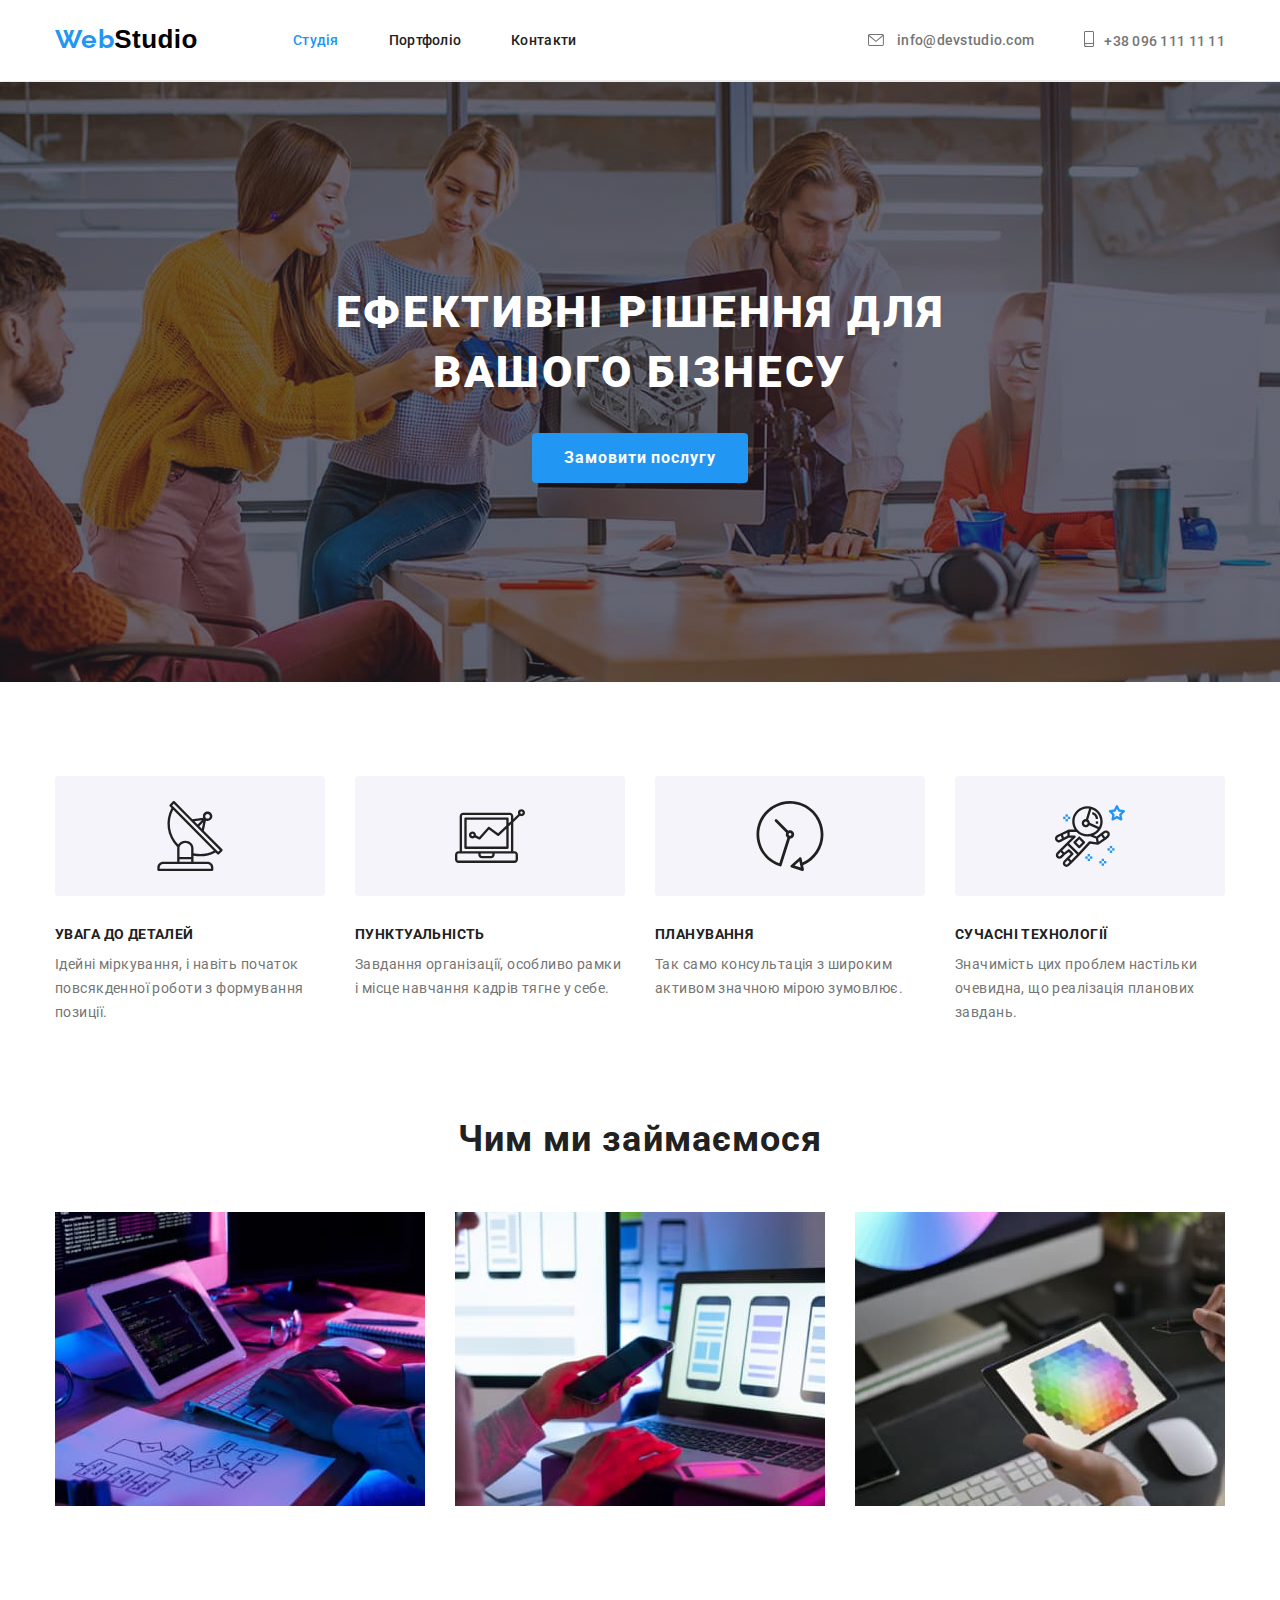
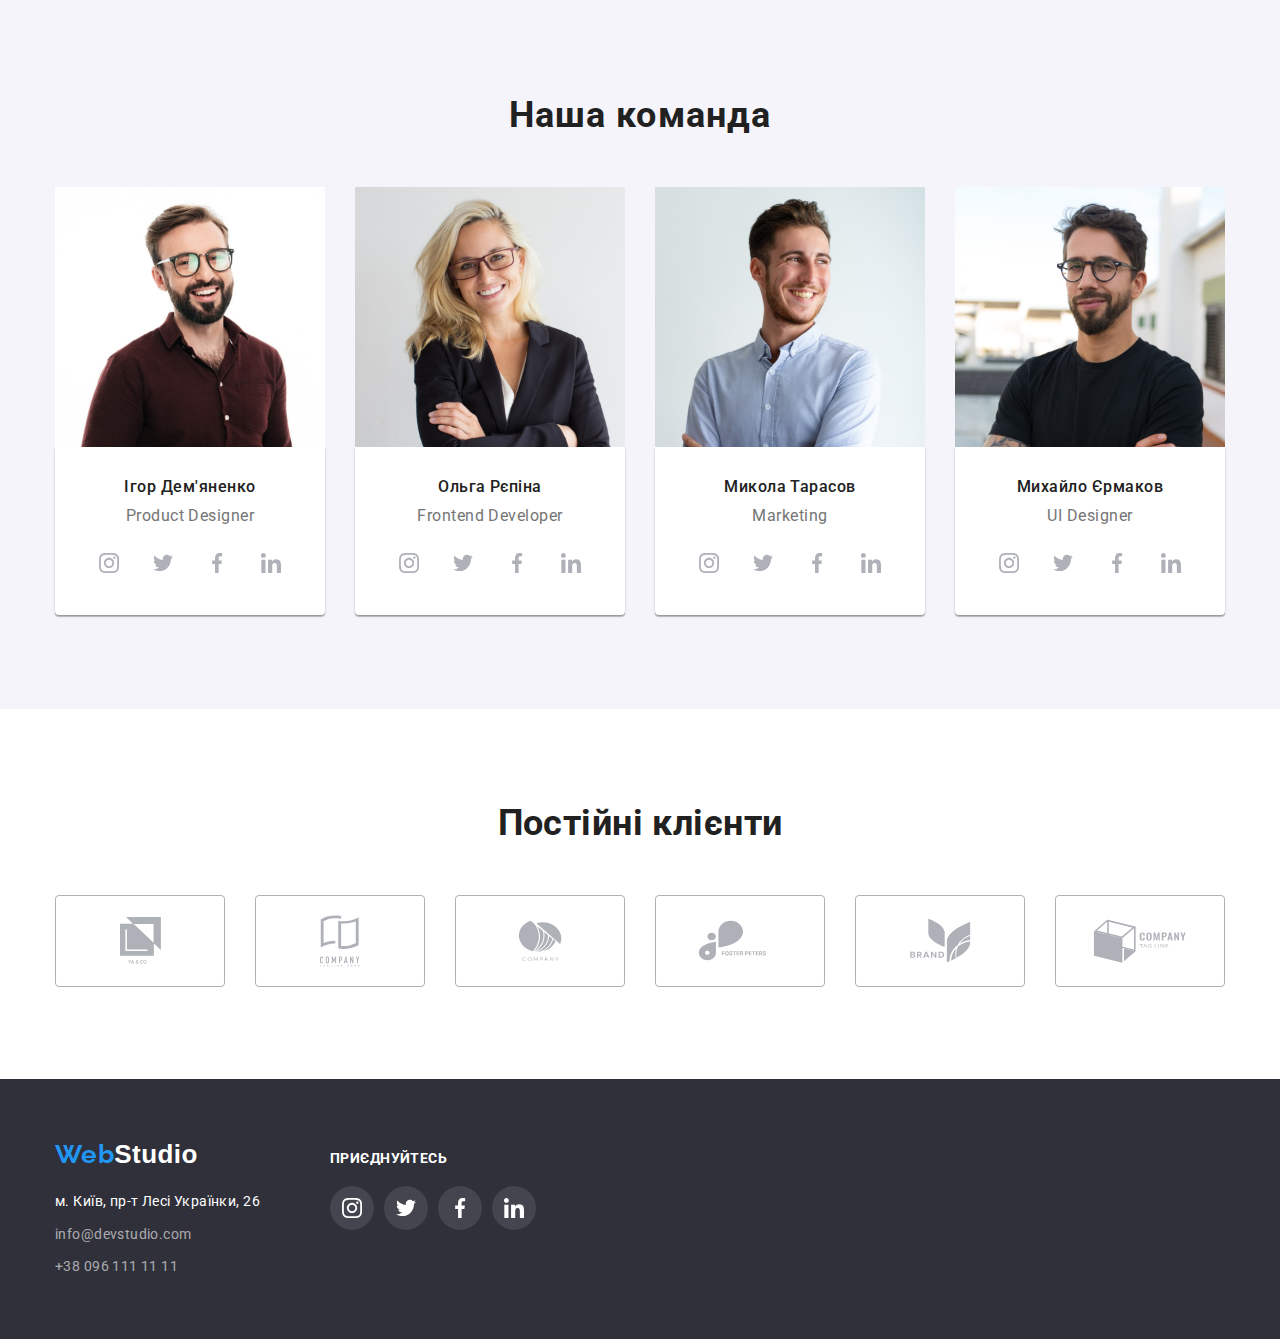
<file: index.html>
<!DOCTYPE html>
<html lang="uk">
  <head>
    <meta charset="UTF-8" />
    <meta http-equiv="X-UA-Compatible" content="IE=edge" />
    <meta name="viewport" content="width=device-width, initial-scale=1.0" />
    <title>Document</title>
    <link rel="preconnect" href="https://fonts.googleapis.com" />
    <link rel="preconnect" href="https://fonts.gstatic.com" crossorigin />
    <link
      href="https://fonts.googleapis.com/css2?family=Raleway:wght@700&family=Roboto:wght@400;500;700;900&display=swap"
      rel="stylesheet"
    />
    <link
      rel="stylesheet"
      href="https://cdnjs.cloudflare.com/ajax/libs/modern-normalize/1.1.0/modern-normalize.min.css"
    />

    <link rel="stylesheet" href="./CSS/styles.css" />
  </head>
  <body>
    <header class="page-header">
      <div class="container header">
        <nav class="main-nav">
          <a href="/" class="logo"><span class="half-logo">Web</span>Studio</a>

          <ul class="site-nav list">
            <li class="item">
              <a href="" class="site-nav-link current">Студія</a>
            </li>
            <li class="item">
              <a href="./portfolio.html" class="site-nav-portfolio"
                >Портфоліо</a
              >
            </li>
            <li class="item">
              <a href="" class="site-nav-contacts">Контакти</a>
            </li>
          </ul>
        </nav>
        <ul class="info-link list">
          <li class="element">
            <a href="mailto:info@devstudio.com"
              ><span class="info-link-icon"
                ><svg class="icon" width="16" height="12">
                  <use href=".//images/symbol-defs.svg#icon-email"></use></svg
              ></span>
              info@devstudio.com</a
            >
          </li>
          <li>
            <a href="tel:+380961111111"
              ><span class="info-link-icon"
                ><svg class="icon" width="10" height="16">
                  <use href=".//images/symbol-defs.svg#icon-smartphone"></use>
                </svg> </span
              >+38 096 111 11 11</a
            >
          </li>
        </ul>
      </div>
    </header>

    <main>
      <section class="hero">
        <div class="overlay">
          <h1 class="hero-headline">Ефективні рішення для вашого бізнесу</h1>
          <button type="button" class="main-button">Замовити послугу</button>
        </div>
      </section>

      <section class="main-ideas">
        <div class="container">
          <h2 class="visually-hidden">Особливості</h2>

          <ul class="features list">
            <li class="features-items">
              <h3 class="small-headings">УВАГА ДО ДЕТАЛЕЙ</h3>
              <p class="description">
                Ідейні міркування, і навіть початок повсякденної роботи з
                формування позиції.
              </p>
            </li>
            <li class="features-items">
              <h3 class="small-headings">ПУНКТУАЛЬНІСТЬ</h3>
              <p class="description">
                Завдання організації, особливо рамки і місце навчання кадрів
                тягне у себе.
              </p>
            </li>
            <li class="features-items">
              <h3 class="small-headings">ПЛАНУВАННЯ</h3>
              <p class="description">
                Так само консультація з широким активом значною мірою зумовлює.
              </p>
            </li>
            <li class="features-items">
              <h3 class="small-headings">СУЧАСНІ ТЕХНОЛОГІЇ</h3>
              <p class="description">
                Значимість цих проблем настільки очевидна, що реалізація
                планових завдань.
              </p>
            </li>
          </ul>
        </div>
      </section>

      <section class="section">
        <div class="container">
          <h2 class="section-headings">Чим ми займаємося</h2>
          <ul class="section-images list">
            <li>
              <img
                src="./images/code_typing.jpg"
                alt="набір коду"
                width="370"
                class=""
              />
            </li>
            <li>
              <img
                src="./images/phone_check.jpg"
                width="370"
                class=""
                alt="перевірка смартфону"
              />
            </li>
            <li>
              <img
                src="./images/choosing_color.jpg"
                width="370"
                alt="вибір кольору"
                class=""
              />
            </li>
          </ul>
        </div>
      </section>

      <section class="section-team">
        <div class="container">
          <h2 class="section-headings bottom">Наша команда</h2>

          <ul class="team list">
            <li class="team-members">
              <img
                src="./images/product_designer.jpg"
                width="270"
                alt="фото Ігоря"
                class="team-photo"
              />
              <div class="team-item">
                <h3 class="team-names">Ігор Дем'яненко</h3>
                <p class="team-positions" lang="en">Product Designer</p>
                <ul class="team-social list">
                  <li>
                    <a class="social-links" href="">
                      <svg class="icon" width="20" height="20">
                        <use
                          href=".//images/symbol-defs.svg#icon-instagram"
                        ></use>
                      </svg>
                    </a>
                  </li>
                  <li class="">
                    <a class="social-links" href="">
                      <svg class="icon" width="20" height="20">
                        <use
                          href=".//images/symbol-defs.svg#icon-twitter"
                        ></use>
                      </svg>
                    </a>
                  </li>
                  <li class="">
                    <a class="social-links" href="">
                      <svg class="icon" width="20" height="20">
                        <use
                          href=".//images/symbol-defs.svg#icon-facebook"
                        ></use>
                      </svg>
                    </a>
                  </li>
                  <li class="">
                    <a class="social-links" href="">
                      <svg class="icon" width="20" height="20">
                        <use
                          href=".//images/symbol-defs.svg#icon-linkedin"
                        ></use>
                      </svg>
                    </a>
                  </li>
                </ul>
              </div>
            </li>
            <li class="team-members">
              <img
                src="./images/frontend_developer.jpg"
                width="270"
                alt="фото Ольги"
                class="team-photo"
              />
              <div class="team-item">
                <h3 class="team-names">Ольга Рєпіна</h3>
                <p class="team-positions" lang="en">Frontend Developer</p>

                <ul class="team-social list">
                  <li>
                    <a class="social-links" href="">
                      <svg class="icon" width="20" height="20">
                        <use
                          href=".//images/symbol-defs.svg#icon-instagram"
                        ></use>
                      </svg>
                    </a>
                  </li>
                  <li class="">
                    <a class="social-links" href="">
                      <svg class="icon" width="20" height="20">
                        <use
                          href=".//images/symbol-defs.svg#icon-twitter"
                        ></use>
                      </svg>
                    </a>
                  </li>
                  <li class="">
                    <a class="social-links" href="">
                      <svg class="icon" width="20" height="20">
                        <use
                          href=".//images/symbol-defs.svg#icon-facebook"
                        ></use>
                      </svg>
                    </a>
                  </li>
                  <li class="">
                    <a class="social-links" href="">
                      <svg class="icon" width="20" height="20">
                        <use
                          href=".//images/symbol-defs.svg#icon-linkedin"
                        ></use>
                      </svg>
                    </a>
                  </li>
                </ul>
              </div>
            </li>

            <li class="team-members">
              <img
                src="./images/marketing.jpg"
                width="270"
                alt="фото Миколи"
                class="team-photo"
              />
              <div class="team-item">
                <h3 class="team-names">Микола Тарасов</h3>
                <p class="team-positions" lang="en">Marketing</p>

                <ul class="team-social list">
                  <li>
                    <a class="social-links" href="">
                      <svg class="icon" width="20" height="20">
                        <use
                          href=".//images/symbol-defs.svg#icon-instagram"
                        ></use>
                      </svg>
                    </a>
                  </li>
                  <li class="">
                    <a class="social-links" href="">
                      <svg class="icon" width="20" height="20">
                        <use
                          href=".//images/symbol-defs.svg#icon-twitter"
                        ></use>
                      </svg>
                    </a>
                  </li>
                  <li class="">
                    <a class="social-links" href="">
                      <svg class="icon" width="20" height="20">
                        <use
                          href=".//images/symbol-defs.svg#icon-facebook"
                        ></use>
                      </svg>
                    </a>
                  </li>
                  <li class="">
                    <a class="social-links" href="">
                      <svg class="icon" width="20" height="20">
                        <use
                          href=".//images/symbol-defs.svg#icon-linkedin"
                        ></use>
                      </svg>
                    </a>
                  </li>
                </ul>
              </div>
            </li>

            <li class="team-members">
              <img
                src="./images/UI_designer.jpg"
                width="270"
                alt="фото Михайла"
                class="team-photo"
              />
              <div class="team-item">
                <h3 class="team-names">Михайло Єрмаков</h3>
                <p class="team-positions" lang="en">UI Designer</p>
                <ul class="team-social list">
                  <li>
                    <a class="social-links" href="">
                      <svg class="icon" width="20" height="20">
                        <use
                          href=".//images/symbol-defs.svg#icon-instagram"
                        ></use>
                      </svg>
                    </a>
                  </li>
                  <li class="">
                    <a class="social-links" href="">
                      <svg class="icon" width="20" height="20">
                        <use
                          href=".//images/symbol-defs.svg#icon-twitter"
                        ></use>
                      </svg>
                    </a>
                  </li>
                  <li class="">
                    <a class="social-links" href="">
                      <svg class="icon" width="20" height="20">
                        <use
                          href=".//images/symbol-defs.svg#icon-facebook"
                        ></use>
                      </svg>
                    </a>
                  </li>
                  <li class="">
                    <a class="social-links" href="">
                      <svg class="icon" width="20" height="20">
                        <use
                          href=".//images/symbol-defs.svg#icon-linkedin"
                        ></use>
                      </svg>
                    </a>
                  </li>
                </ul>
              </div>
            </li>
          </ul>
        </div>
      </section>
      <section class="clients">
        <div class="container">
          <h2 class="clients-header">Постійні клієнти</h2>
          <ul class="clients-list list">
            <li class="clients-list-item">
              <a class="clients-list-link" href="">
                <svg class="icon" width="41" height="47">
                  <use href=".//images/symbol-defs.svg#icon-YaCo"></use>
                </svg>
              </a>
            </li>
            <li class="clients-list-item">
              <a class="clients-list-link" href="">
                <svg class="icon" width="40" height="52">
                  <use href=".//images/symbol-defs.svg#icon-tagline-here"></use>
                </svg>
              </a>
            </li>
            <li class="clients-list-item">
              <a class="clients-list-link" href="">
                <svg class="icon" width="44" height="41">
                  <use
                    href=".//images/symbol-defs.svg#icon-company-round-logo"
                  ></use>
                </svg>
              </a>
            </li>
            <li class="clients-list-item">
              <a class="clients-list-link" href="">
                <svg class="icon" width="85" height="41">
                  <use href=".//images/symbol-defs.svg#icon-forester"></use>
                </svg>
              </a>
            </li>
            <li class="clients-list-item">
              <a class="clients-list-link" href="">
                <svg class="icon" width="63" height="45">
                  <use href=".//images/symbol-defs.svg#icon-brand"></use>
                </svg>
              </a>
            </li>
            <li class="clients-list-item">
              <a class="clients-list-link" href="">
                <svg class="icon" width="94" height="44">
                  <use href=".//images/symbol-defs.svg#icon-tagline-box"></use>
                </svg>
              </a>
            </li>
          </ul>
        </div>
      </section>
    </main>

    <footer class="page-footer">
      <div class="container bottom-links">
        <div class="address-part">
          <a href="/" class="bottom-logo"
            ><span class="half-logo">Web</span>Studio</a
          >
          <address class="address">
            <ul class="contacts list">
              <li class="address-list">
                <a class="contacts-details-address" href=""
                  >м. Київ, пр-т Лесі Українки, 26</a
                >
              </li>
              <li class="address-list">
                <a class="contacts-details" href="mailto:info@devstudio.com"
                  >info@devstudio.com</a
                >
              </li>
              <li class="address-list">
                <a class="contacts-details" href="tel:+380961111111"
                  >+38 096 111 11 11</a
                >
              </li>
            </ul>
          </address>
        </div>

        <div class="links-part">
          <h2 class="page-footer-links-heading">Приєднуйтесь</h2>

          <ul class="footer-team-social list">
            <li>
              <a class="footer-social-links" href="">
                <svg class="icon" width="20" height="20">
                  <use href=".//images/symbol-defs.svg#icon-instagram"></use>
                </svg>
              </a>
            </li>
            <li class="">
              <a class="footer-social-links" href="">
                <svg class="icon" width="20" height="20">
                  <use href=".//images/symbol-defs.svg#icon-twitter"></use>
                </svg>
              </a>
            </li>
            <li class="">
              <a class="footer-social-links" href="">
                <svg class="icon" width="20" height="20">
                  <use href=".//images/symbol-defs.svg#icon-facebook"></use>
                </svg>
              </a>
            </li>
            <li class="">
              <a class="footer-social-links" href="">
                <svg class="icon" width="20" height="20">
                  <use href=".//images/symbol-defs.svg#icon-linkedin"></use>
                </svg>
              </a>
            </li>
          </ul>
        </div>
      </div>
    </footer>
  </body>
</html>
</file>
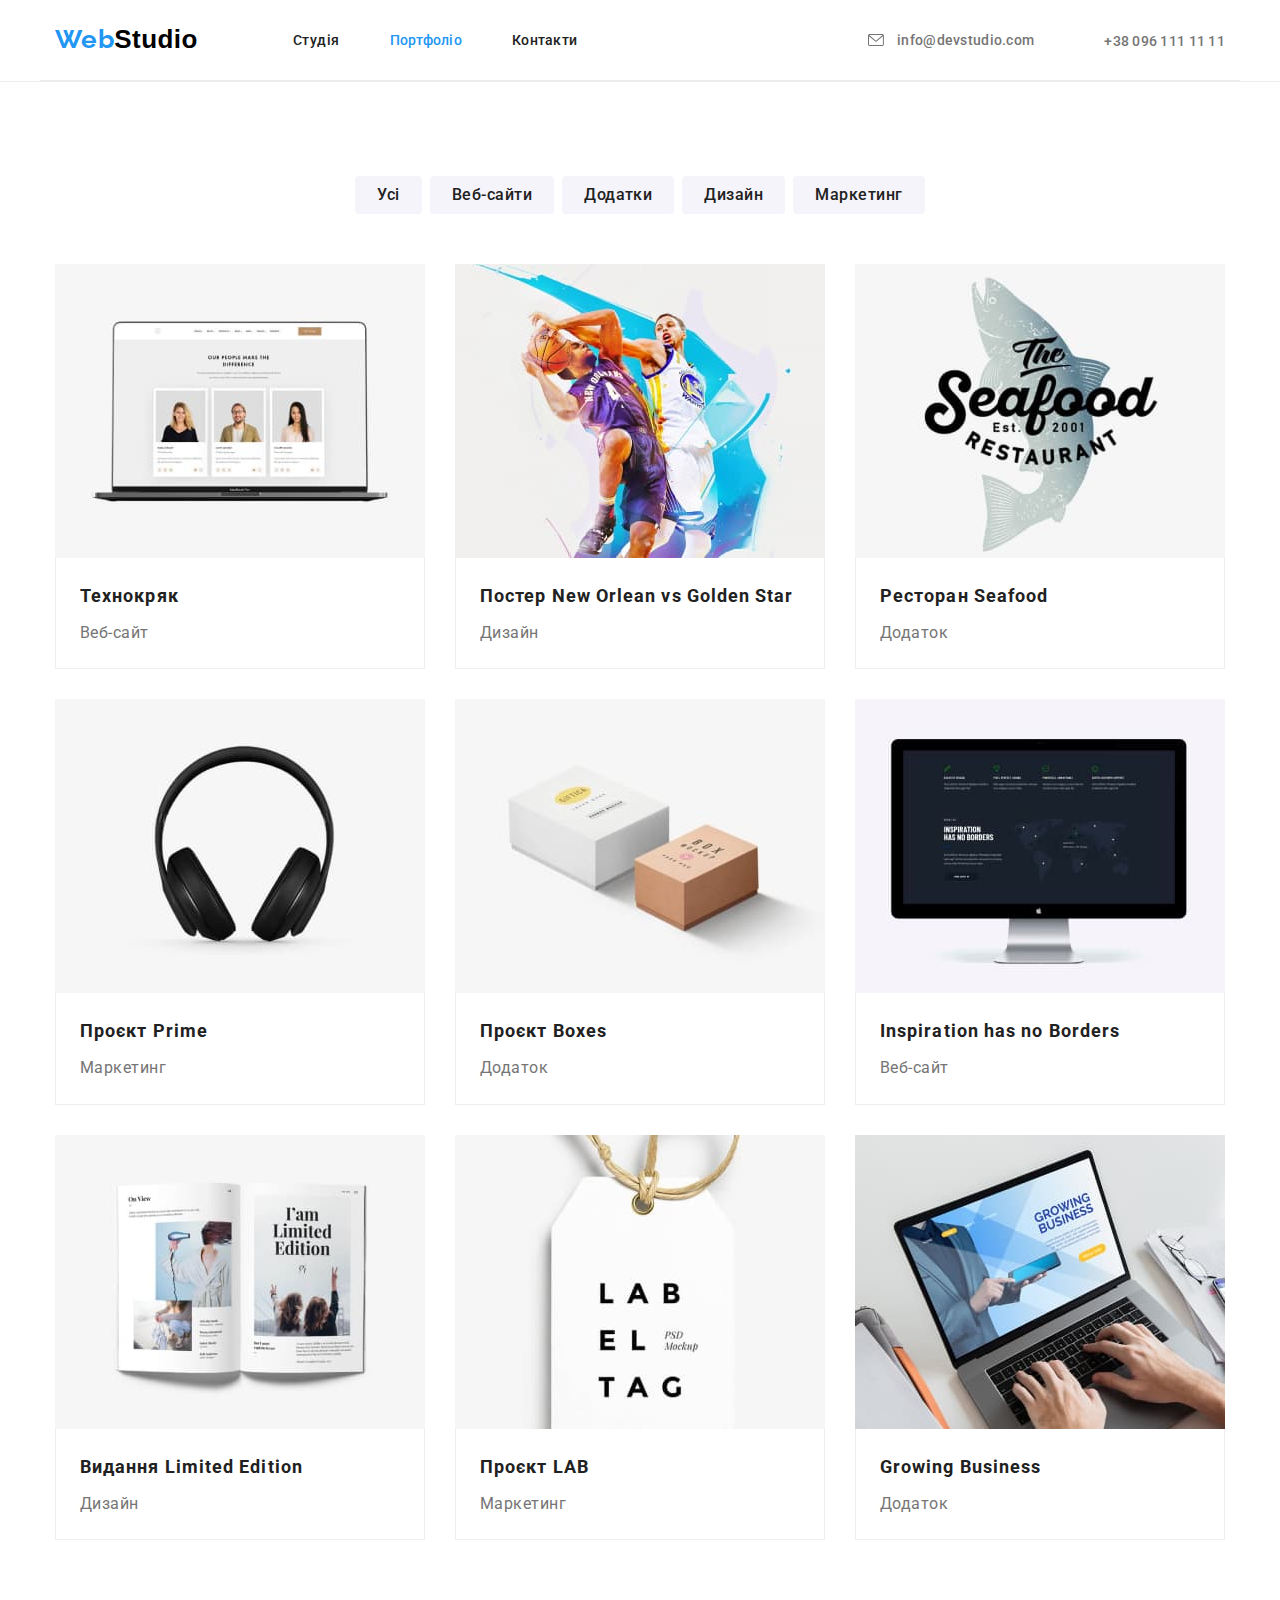
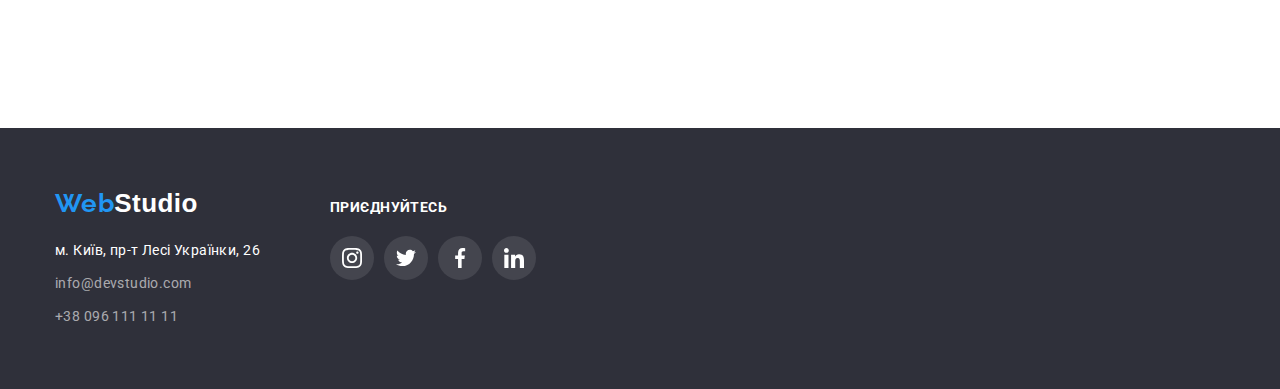
<file: portfolio.html>
<!DOCTYPE html>
<html lang="uk">
  <head>
    <meta charset="UTF-8" />
    <meta http-equiv="X-UA-Compatible" content="IE=edge" />
    <meta name="viewport" content="width=device-width, initial-scale=1.0" />
    <title>Document</title>
    <link rel="preconnect" href="https://fonts.googleapis.com" />
    <link rel="preconnect" href="https://fonts.gstatic.com" crossorigin />
    <link
      href="https://fonts.googleapis.com/css2?family=Raleway:wght@700&family=Roboto:wght@400;500;700;900&display=swap"
      rel="stylesheet"
    />
    <link
      rel="stylesheet"
      href="https://cdnjs.cloudflare.com/ajax/libs/modern-normalize/1.1.0/modern-normalize.min.css"
    />
    <link rel="stylesheet" href="./CSS/styles.css" />
  </head>

  <body>
    <header class="page-header">
      <div class="container header">
        <nav class="main-nav">
          <a href="/" class="logo"><span class="half-logo">Web</span>Studio</a>
          <ul class="site-nav list">
            <li>
              <a href="./index.html" class="site-nav-studio">Студія</a>
            </li>
            <li>
              <a href="/" class="site-nav-link current">Портфоліо</a>
            </li>
            <li><a href="" class="site-nav-contacts">Контакти</a></li>
          </ul>
        </nav>
        <ul class="info-link list">
          <li class="element">
            <a href="mailto:info@devstudio.com"
              ><span class="info-link-icon"
                ><svg class="icon" width="16" height="12">
                  <use href=".//images/symbol-defs.svg#icon-email"></use></svg
              ></span>
              info@devstudio.com</a
            >
          </li>
          <li>
            <a href="tel:+380961111111"
              ><span class="info-link-icon"
                ><svg class="icon" width="10" height="16">
                  <use href=".//images/symbol-defs.svg#icon-telephone"></use>
                </svg> </span
              >+38 096 111 11 11</a
            >
          </li>
        </ul>
      </div>
    </header>

    <main>
      <section class="works">
        <div class="container">
          <h1 hidden>Наші роботи</h1>
          <ul class="button list">
            <li><button type="button" class="button-filters">Усі</button></li>
            <li>
              <button type="button" class="button-filters">Веб-сайти</button>
            </li>
            <li>
              <button type="button" class="button-filters">Додатки</button>
            </li>
            <li>
              <button type="button" class="button-filters">Дизайн</button>
            </li>
            <li>
              <button type="button" class="button-filters">Маркетинг</button>
            </li>
          </ul>

          <ul class="catalog list">
            <li class="catalog-items">
              <img
                src="./images/techno.jpg"
                width="370"
                alt="технокряк"
                class="catalog-images"
              />
              <div class="catalog-text">
                <h2 class="catalog-title">Технокряк</h2>
                <p class="application">Веб-сайт</p>
              </div>
            </li>

            <li class="catalog-items">
              <img
                src="./images/poster.jpg"
                width="370"
                alt="постер гри"
                class="catalog-images"
              />
              <div class="catalog-text">
                <h2 class="catalog-title">Постер New Orlean vs Golden Star</h2>
                <p class="application">Дизайн</p>
              </div>
            </li>
            <li class="catalog-items">
              <img
                src="./images/seafood.jpg"
                width="370"
                alt="риба"
                class="catalog-images"
              />
              <div class="catalog-text">
                <h2 class="catalog-title">Ресторан Seafood</h2>
                <p class="application">Додаток</p>
              </div>
            </li>
            <li class="catalog-items">
              <img
                src="./images/headphones.jpg"
                width="370"
                alt="навушники"
                class="catalog-images"
              />
              <div class="catalog-text">
                <h2 class="catalog-title">Проєкт Prime</h2>
                <p class="application">Маркетинг</p>
              </div>
            </li>
            <li class="catalog-items">
              <img
                src="./images/boxes.jpg"
                width="370"
                alt="коробки"
                class="catalog-images"
              />
              <div class="catalog-text">
                <h2 class="catalog-title">Проєкт Boxes</h2>
                <p class="application">Додаток</p>
              </div>
            </li>
            <li class="catalog-items">
              <img
                src="./images/screen.jpg"
                width="370"
                alt="монітор"
                class="catalog-images"
              />
              <div class="catalog-text">
                <h2 class="catalog-title">Inspiration has no Borders</h2>
                <p class="application">Веб-сайт</p>
              </div>
            </li>
            <li class="catalog-items">
              <img
                src="./images/book.jpg"
                width="370"
                alt="книга"
                class="catalog-images"
              />
              <div class="catalog-text">
                <h2 class="catalog-title">Видання Limited Edition</h2>
                <p class="application">Дизайн</p>
              </div>
            </li>
            <li class="catalog-items">
              <img
                src="./images/lab.jpg"
                width="370"
                alt="бірка"
                class="catalog-images"
              />
              <div class="catalog-text">
                <h2 class="catalog-title">Проєкт LAB</h2>
                <p class="application">Маркетинг</p>
              </div>
            </li>
            <li class="catalog-items">
              <img
                src="./images/laptop.jpg"
                width="370"
                alt="бірка"
                class="catalog-images"
              />
              <div class="catalog-text">
                <h2 class="catalog-title">Growing Business</h2>
                <p class="application">Додаток</p>
              </div>
            </li>
          </ul>
        </div>
      </section>
    </main>

    <footer class="page-footer">
      <div class="container bottom-links">
        <div class="address-part">
          <a href="/" class="bottom-logo"
            ><span class="half-logo">Web</span>Studio</a
          >
          <address class="address">
            <ul class="contacts list">
              <li class="address-list">
                <a class="contacts-details-address" href=""
                  >м. Київ, пр-т Лесі Українки, 26</a
                >
              </li>
              <li class="address-list">
                <a class="contacts-details" href="mailto:info@devstudio.com"
                  >info@devstudio.com</a
                >
              </li>
              <li class="address-list">
                <a class="contacts-details" href="tel:+380961111111"
                  >+38 096 111 11 11</a
                >
              </li>
            </ul>
          </address>
        </div>

        <div class="links-part">
          <h2 class="page-footer-links-heading">Приєднуйтесь</h2>

          <ul class="footer-team-social list">
            <li>
              <a class="footer-social-links" href="">
                <svg class="icon" width="20" height="20">
                  <use href=".//images/symbol-defs.svg#icon-instagram"></use>
                </svg>
              </a>
            </li>
            <li class="">
              <a class="footer-social-links" href="">
                <svg class="icon" width="20" height="20">
                  <use href=".//images/symbol-defs.svg#icon-twitter"></use>
                </svg>
              </a>
            </li>
            <li class="">
              <a class="footer-social-links" href="">
                <svg class="icon" width="20" height="20">
                  <use href=".//images/symbol-defs.svg#icon-facebook"></use>
                </svg>
              </a>
            </li>
            <li class="">
              <a class="footer-social-links" href="">
                <svg class="icon" width="20" height="20">
                  <use href=".//images/symbol-defs.svg#icon-linkedin"></use>
                </svg>
              </a>
            </li>
          </ul>
        </div>
      </div>
    </footer>
  </body>
</html>
</file>
<file: CSS/styles.css>
:root {
  --black-color: #000000;
  --primary-text-color: #212121;
  --blue-color: #2196f3;
  --background-color-dark: #2f303a;
  --grey-text-color: #757575;
  --white-color: #ffffff;
  --button-background: #f5f4fa;
  --address-color: rgba(255, 255, 255, 0.6);
  --secondary-white: #f5f5f5;
}
/* index.html */
body {
  background-color: var(--white-color);
  color: var(--primary-text-color);
  font-family: Roboto, sans-serif;
  font-size: 14px;
  font-weight: 400;
  letter-spacing: 0.03em;
}
.list {
  list-style: none;
  padding: 0;
  margin: 0;
}

.container {
  max-width: 1200px;
  padding-left: 15px;
  padding-right: 15px;
  width: 100%;
  margin: 0 auto;
}

h2,
p {
  margin: 0;
}

/* флекс тренінг) */
.page-header {
  border-bottom: 1px solid #ececec;
}
.container.header {
  display: flex;
  align-items: center;
  justify-content: space-between;
  flex-wrap: wrap;
  border-bottom: 1px solid #ececec;
}

.main-nav {
  display: flex;
  align-items: center;
  justify-content: space-evenly;
}

.main-nav > .logo {
  margin-right: 93px;
  padding-top: 24px;
  padding-bottom: 25px;
}

.site-nav {
  display: flex;
  align-items: center;
  justify-content: space-evenly;
  gap: 50px;
}

.info-link {
  display: flex;
  align-items: center;
  gap: 50px;
  margin-left: auto;
}

.logo {
  color: var(--black-color);
  font-family: Oleo Script, sans-serif;
  font-weight: 700;
  font-size: 26px;
  line-height: 1.2;
  text-decoration: none;
  width: 145px;
}
.half-logo {
  font-family: Raleway, sans-serif;
  color: var(--blue-color);
  font-weight: 700;
  font-size: 26px;
  line-height: 1.2;
  letter-spacing: 0.03em;
}
.site-nav-link.current {
  color: var(--blue-color);
  font-weight: 500;
  line-height: 1.14;
  letter-spacing: 0.02em;
  text-decoration: none;
  padding-top: 32px;
  padding-bottom: 32px;
}

.site-nav-portfolio {
  color: var(--primary-text-color);
  font-weight: 500;
  line-height: 1.14;
  letter-spacing: 0.02em;
  text-decoration: none;
  padding-top: 32px;
  padding-bottom: 32px;
}

.site-nav-portfolio:hover,
.site-nav-portfolio:focus {
  color: var(--blue-color);
}

.site-nav-contacts {
  color: var(--primary-text-color);
  font-weight: 500;
  line-height: 1.14;
  letter-spacing: 0.02em;
  text-decoration: none;
}
.site-nav-contacts:hover,
.site-nav-contacts:focus {
  color: var(--blue-color);
}

.info-link a {
  color: var(--grey-text-color);
  font-weight: 500;
  line-height: 1.14;
  letter-spacing: 0.02em;
  text-decoration: none;
  padding-top: 32px;
  padding-bottom: 32px;
  fill: var(--grey-text-color);
}
.info-link a:hover,
.info-link a:focus {
  color: var(--blue-color);
  fill: var(--blue-color);
}
.info-link-icon {
  display: inline-block;
  margin-right: 10px;
  text-align: center;
  position: relative;
  top: 1px;
}

/* основний заголовок */
.hero {
  text-align: center;
}

.overlay {
  max-width: 1600px;
  height: 600px;
  margin-left: auto;
  margin-right: auto;
  background-color: #c4c4c4;
  background: linear-gradient(rgba(47, 48, 58, 0.4), rgba(47, 48, 58, 0.4)),
    url(../images/hero-background.jpg);
  background-repeat: no-repeat;
  background-size: cover;
  background-position: center;
}

.hero-headline {
  color: var(--white-color);
  text-transform: uppercase;
  font-weight: 900;
  font-size: 44px;
  line-height: 1.37;
  letter-spacing: 0.06em;
  margin: 0 auto;
  max-width: 696px;
  margin-bottom: 30px;
  padding-top: 200px;
}

.main-button {
  background-color: #2196f3;
  color: var(--white-color);
  font-family: Roboto, sans-serif;
  font-weight: 700;
  font-size: 16px;
  line-height: 1.9;
  letter-spacing: 0.06em;
  text-align: center;
  cursor: pointer;
  padding: 10px 32px;
  border-radius: 4px;
  border: none;
  min-width: 216px;

  display: inline-block;
}

/* секція особливості */
.visually-hidden {
  position: absolute;
  width: 1px;
  height: 1px;
  margin: -1px;
  border: 0;
  padding: 0;
  white-space: nowrap;
  clip-path: inset(100%);
  clip: rect(0 0 0 0);
  overflow: hidden;
}

.main-ideas {
  padding-top: 94px;
  padding-bottom: 94px;
}

.features {
  display: flex;
  justify-content: space-between;
  gap: 30px;
}

/* іконки над текстом */

.features-items:nth-child(1):before {
  display: block;
  content: "";
  height: 120px;

  background-color: var(--button-background);
  background-image: url(../images/satelite.svg);
  background-repeat: no-repeat;
  background-position: center;
  margin-bottom: 30px;
  border-radius: 4px;
}
.features-items:nth-child(2):before {
  display: block;
  content: "";
  height: 120px;
  background-color: var(--button-background);
  background-image: url(../images/diagram.svg);
  background-repeat: no-repeat;
  background-position: center;
  margin-bottom: 30px;
  border-radius: 4px;
}
.features-items:nth-child(3):before {
  display: block;
  content: "";
  height: 120px;
  background-color: var(--button-background);
  background-image: url(../images/clock.svg);
  background-repeat: no-repeat;
  background-position: center;
  margin-bottom: 30px;
  border-radius: 4px;
}
.features-items:nth-child(4):before {
  display: block;
  content: "";
  height: 120px;
  background-color: var(--button-background);
  background-image: url(../images/astronaut.svg);
  background-repeat: no-repeat;
  background-position: center;
  margin-bottom: 30px;
  border-radius: 4px;
}

.small-headings {
  font-size: 14px;
  font-weight: 700;
  line-height: 1.2;
  letter-spacing: 0.03em;
  text-align: left;
  margin-top: 0;
  margin-bottom: 10px;
}
.description {
  color: var(--grey-text-color);
  line-height: 1.7;
  letter-spacing: 0.03em;
  text-align: left;
  margin-top: 0;
  margin-bottom: 0;
  width: 270px;
}
/* чим ми займаємось */
.section {
  padding-bottom: 94px;
}

.section-headings {
  color: var(--primary-text-color);
  font-weight: 700;
  font-size: 36px;
  line-height: 1.2;
  letter-spacing: 0.03em;
  text-align: center;
  margin: 0;
  display: block;
  margin-bottom: 50px;
}
img {
  display: block;
  max-width: 100%;
  height: auto;
}
.section-images {
  display: flex;
  gap: 30px;
  justify-content: space-between;
}

/* секція наша команда */
.section-headings.bottom {
  margin-bottom: 50px;
}

.section-team {
  background-color: var(--button-background);
  padding-top: 94px;
  padding-bottom: 94px;
}

.team {
  display: flex;
  gap: 30px;
}

.team-item {
  padding-top: 30px;
  padding-bottom: 30px;
  background-color: var(--white-color);
  box-shadow: 0px 1px 3px rgba(0, 0, 0, 0.12), 0px 1px 1px rgba(0, 0, 0, 0.14),
    0px 2px 1px rgba(0, 0, 0, 0.2);
  border-radius: 0px 0px 4px 4px;
}

.team-names {
  font-weight: 500;
  font-size: 16px;
  line-height: 1.2;
  letter-spacing: 0.03em;
  text-align: center;
  margin-top: 0;
  margin-bottom: 10px;
}
.team-positions {
  color: var(--grey-text-color);
  font-weight: 400;
  font-size: 16px;
  line-height: 1.2;
  letter-spacing: 0.03em;
  text-align: center;
  margin-top: 0;
  margin-bottom: 16px;
}
/* наша комадна іконки */

.team-social {
  display: flex;
  gap: 10px;
  justify-content: space-around;
  padding-left: 32px;
  padding-right: 32px;
}
.social-links {
  display: flex;
  width: 44px;
  height: 44px;
  border-radius: 50%;
  justify-content: center;
  align-items: center;
  fill: #afb1b8;
}
.social-links:hover,
.social-links:focus {
  background-color: #2196f3;
  fill: #ffffff;
  outline: none;
}

.social {
  display: flex;
  justify-content: space-between;
  gap: 10px;
  padding-left: 32px;
  padding-right: 32px;
}
/* .social-links{
  width: 44px;
  height: 44px;
  border: #2196f3 1px solid;
} */

/* секція клієнти */
.clients {
  padding-bottom: 92px;
}
.clients-header {
  font-size: 36px;
  font-weight: 700;
  text-align: center;
  margin-bottom: 50px;
  padding-top: 94px;
}
.clients-list {
  display: flex;
  justify-content: space-between;
  gap: 30px;
  margin: 0 auto;
}

/* .clients-list-item {
  width: 170px;
  height: 92px;
  border: #AFB1B8 1px solid;
  border-radius: 4px;
  display: flex;
  justify-content: center;
  align-items: center;
} */

.clients-list-link {
  width: 170px;
  height: 92px;
  border: #afb1b8 1px solid;
  border-radius: 4px;
  display: flex;
  justify-content: center;
  align-items: center;
  fill: #afb1b8;
  border: #afb1b8 1px solid;
}
.clients-list-link:hover,
.clients-list-link:focus {
  fill: #2196f3;
  border: #2196f3 1px solid;
  outline: none;
}

/* }
.icon{
  fill: #AFB1B8;
 
}
.icon:hover,
.icon:focus{
  fill: #2196F3;
  border: #2196F3;
} */

/* футер */
.page-footer {
  display: flex;
  background-color: #2f303a;
  padding-top: 60px;
  padding-bottom: 60px;
  justify-content: flex-start;
}
.bottom-logo {
  color: var(--white-color);
  font-family: Oleo Script, sans-serif;
  font-weight: 700;
  font-size: 26px;
  line-height: 1.2;
  text-decoration: none;
}
.address {
  font-style: normal;
  margin-top: 20px;
}

.contacts-details-address {
  line-height: 1.7;
  text-align: left;
  text-decoration: none;
  color: var(--white-color);
}

.contacts-details {
  color: var(--address-color);
  line-height: 1.7;
  text-align: left;
  text-decoration: none;
}
.contacts .contacts-details:hover,
.contacts .contacts-details:focus {
  color: var(--white-color);
}
.address-list:not(:last-child) {
  margin-bottom: 9px;
}

.container.bottom-links {
  display: flex;
  justify-content: flex-start;
  align-items: baseline;
  gap: 70px;
}
.links-part {
  width: 206px;
  height: 80px;
}
.page-footer-links-heading {
  font-weight: 700;
  font-size: 14px;
  color: #ffffff;
  line-height: 1.2;
  margin-bottom: 20px;
  text-transform: uppercase;
}

.footer-team-social {
  display: flex;
  gap: 10px;
  justify-content: space-around;
}

.footer-social-links {
  display: flex;
  width: 44px;
  height: 44px;
  border-radius: 50%;
  justify-content: center;
  align-items: center;
  fill: var(--white-color);
  background-color: rgba(255, 255, 255, 0.1);
}
.footer-social-links:hover,
.footer-social-links:focus {
  background-color: var(--blue-color);
  outline: none;
}

/* Портфоліо */
.site-nav-studio {
  color: var(--primary-text-color);
  font-weight: 500;
  text-decoration: none;
}
.site-nav-studio:hover,
.site-nav-studio:focus {
  color: var(--blue-color);
}
.works {
  padding-top: 94px;
  padding-bottom: 94px;
}

.button {
  display: flex;
  justify-content: center;
  gap: 8px;
  margin-bottom: 50px;
}

.button-filters {
  color: var(--primary-text-color);
  background-color: var(--button-background);
  font-family: Roboto, sans-serif;
  font-weight: 500;
  font-size: 16px;
  line-height: 1.6;
  letter-spacing: 0.03em;
  text-align: center;
  padding: 6px 22px;
  border-radius: 4px;
  border: none;
}

.button-filters:hover,
.button-filters:focus {
  background-color: var(--blue-color);
  color: var(--white-color);
  cursor: pointer;
  outline: none;
  box-shadow: 0px 3px 1px rgba(0, 0, 0, 0.1), 0px 1px 2px rgba(0, 0, 0, 0.08),
    0px 2px 2px rgba(0, 0, 0, 0.12);
}

.catalog {
  display: flex;
  flex-wrap: wrap;
  gap: 30px;
  align-items: flex-start;
  padding-bottom: 94px;
}

.catalog-title {
  font-weight: 700;
  font-size: 18px;
  line-height: 2;
  letter-spacing: 0.06em;
  text-decoration: none;
  margin-bottom: 4px;
}
.catalog .application {
  color: var(--grey-text-color);
  font-size: 16px;
  line-height: 1.9;
  letter-spacing: 0.03em;
  text-decoration: none;
}

.catalog-text {
  padding: 20px 24px;
  border-left: 1px solid #eeeeee;
  border-right: 1px solid #eeeeee;
  border-bottom: 1px solid #eeeeee;
}
.catalog-items:hover,
.catalog-items:focus {
  box-shadow: 0px 1px 1px rgba(0, 0, 0, 0.12), 0px 4px 4px rgba(0, 0, 0, 0.06),
    1px 4px 6px rgba(0, 0, 0, 0.16);
}
</file>
